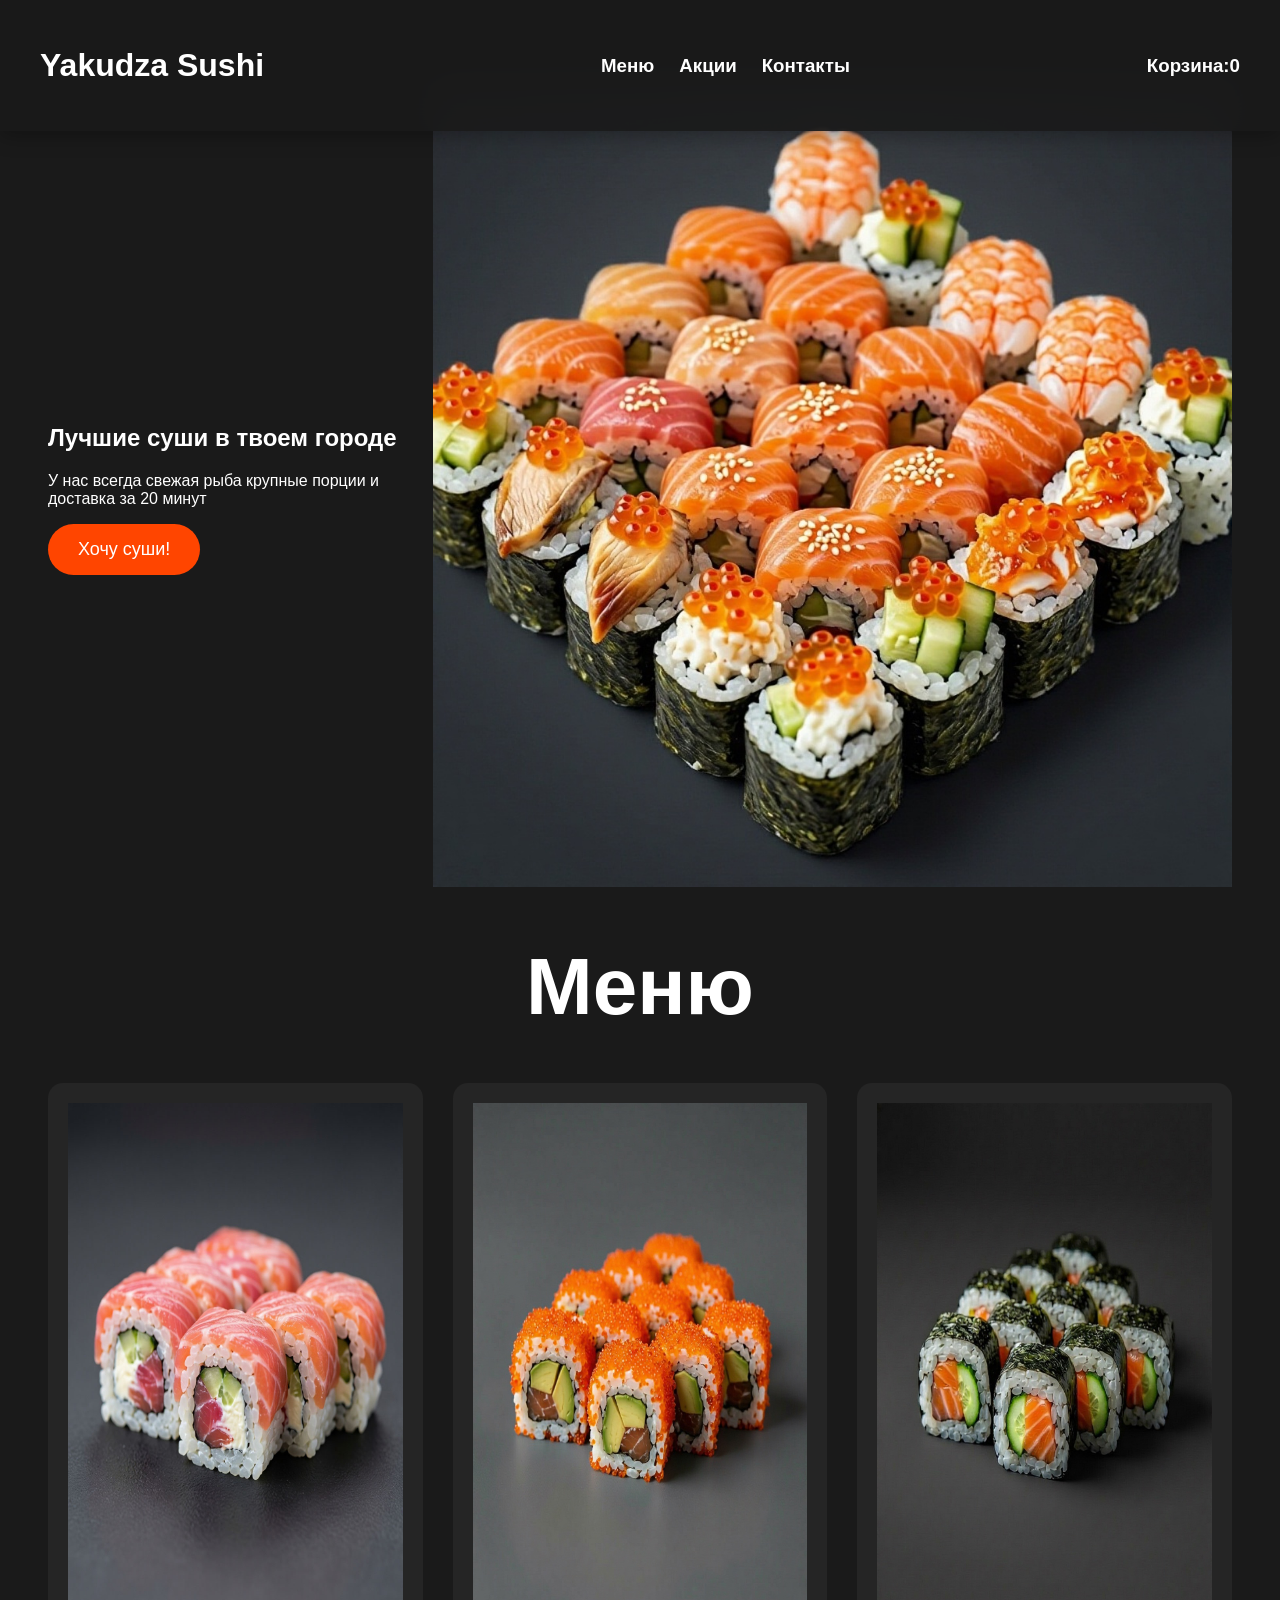
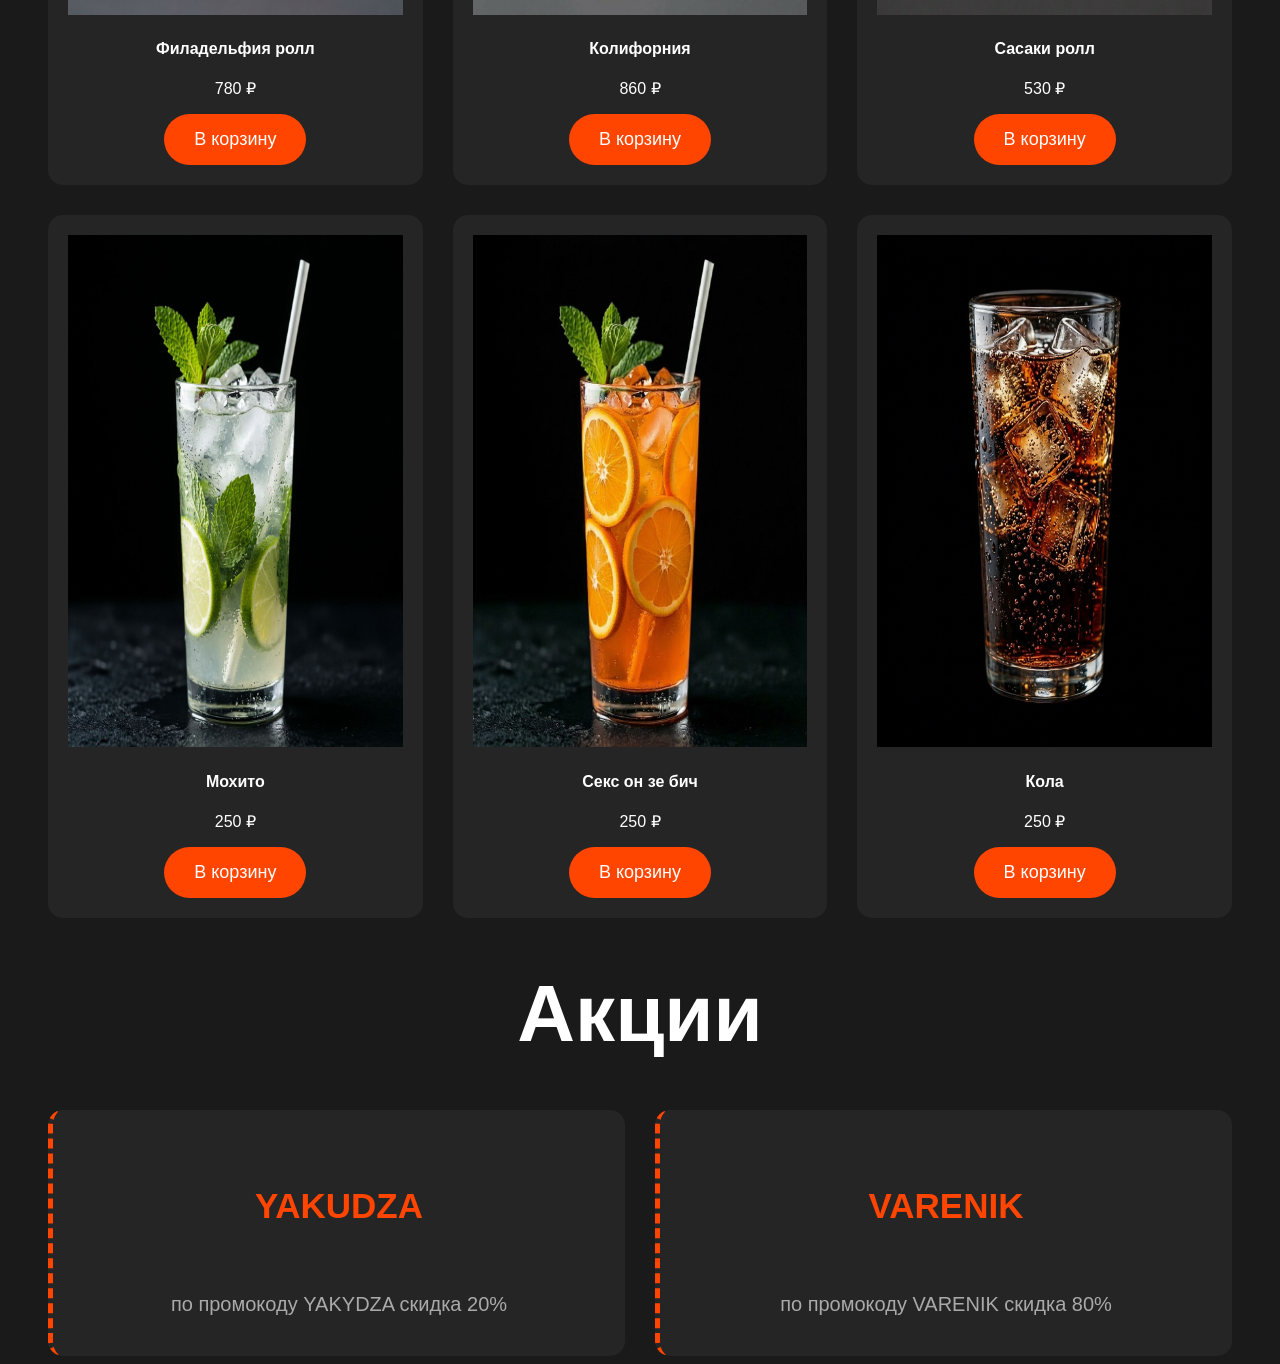
<file: index.html>
<!DOCTYPE html>
<html lang="ru">
<head>
    <meta charset="UTF-8">
    <title>Yakudza</title>
    <link rel="stylesheet" href="style.css">
</head>
<body>
    <header>
        <h1><a href="#">Yakudza Sushi</a></h1>
        <nav>
            <ul>
                <li><h3><a href="#menu-section">Меню</a></h3></li>
                <li><h3><a href="#sell-text">Акции</a></h3></li>
                <li><h3><a href="#">Контакты</a></h3></li>
            </ul>
        </nav>
        <div id="open-cart-btn" style="cursor: pointer;"><h3>Корзина:<span id="cart-count">0</span></h3></div>
    </header>
    <main>
        <section class="hero">
            <div>
                <h2>Лучшие суши в твоем городе</h2>
                <p>У нас всегда свежая рыба крупные порции и доставка за 20 минут</p>
                <a href="#menu-section"><button>Хочу суши!</button></a>
            </div>
            <div><img src="foto/sushi.jpg" alt="премиум суши" class="hero-image"></div>
        </section>
        <section class="menu" id="menu-section">
            <h3>Меню</h3>
            <div class="menu-grid">
                <div class="product-card">
                    <img src="foto/fila.png">
                    <h4>Филадельфия ролл</h4>
                    <p class="price">780 ₽</p>
                    <button class="add-to-cart-btn">В корзину</button>
                </div>
                <div class="product-card">
                    <img src="foto/kolif.png">
                    <h4>Колифорния</h4>
                    <p class="price">860 ₽</p>
                    <button class="add-to-cart-btn">В корзину</button>
                </div>
                <div class="product-card">
                    <img src="foto/sasaki.png">
                    <h4>Сасаки ролл</h4>
                    <p class="price">530 ₽</p>
                    <button class="add-to-cart-btn">В корзину</button>
                </div>
                <div class="product-card">
                    <img src="foto/moxito.png">
                    <h4>Мохито</h4>
                    <p class="price">250 ₽</p>
                    <button class="add-to-cart-btn">В корзину</button>
                </div>
                <div class="product-card">
                    <img src="foto/orange.png">
                    <h4>Секс он зе бич</h4>
                    <p class="price">250 ₽</p>
                    <button class="add-to-cart-btn">В корзину</button>
                </div>
                <div class="product-card">
                    <img src="foto/cola.png">
                    <h4>Кола</h4>
                    <p class="price">250 ₽</p>
                    <button class="add-to-cart-btn">В корзину</button>
                </div>
            </div>
        </section>
        <section class="sell" >
            <h4 id="sell-text">Акции</h4>
            <div class="promo-grid">
                <div class="promo-card"><h4>YAKUDZA</h4><p>по промокоду YAKYDZA скидка 20%</p></div>
                <div class="promo-card"><h4>VARENIK</h4><p>по промокоду VARENIK скидка 80%</p></div>
            </div>
        </section>

    </main>    
    <div class="modal-overlay" id="cart-modal">
        <div class="modal-window">
            <button class="close-btn"id="close-modal-btn">&times;</button>
            <h3>Ваша корзина</h3>
            <div id="modal-step-1">

                <div class="cart-items" id="cart-items-container">Ваша корзина пуста</div>

                <div class="total-box">
                    <div class="itogo"><span>Итого:</span></div>
                    <div class="itogo2"><span><span id="total-price">0</span>₽</span></div>
                </div>
                <button id="go-to-checkout-btn" class="checkout-btn">Оформить</button>
            </div>
            <div id="modal-step-2" style="display: none;">
                
                <div style="margin: 15px 0;text-align: left;">
                    <label style="display:block; margin-bottom: 5px; font-size: 14px; color: #aaa;">Адрес доставки:</label>
                    <input type="text" id="suggest-address" placeholder="Введите адрес или выберите на карте" style="width: 100%; padding: 10px; border-radius: 8px; border: 1px solid #444; background: #333; color: white; box-sizing: border-box; font-size: 14px;">
                </div>

                <div id="map" style="width: 100%; height: 400px; border-radius: 10px; margin-bottom: 15px; background: #333;"></div>
                
                <button class="checkout-btn" id="final-order-btn">Подтвердить заказ</button>
                <button class="close-btn" id="back-to-step-1" style="position: static; font-size: 14px; color: #aaa; margin-top: 10px; background: none; border: none; cursor: pointer; width: 100%;">« Вернуться к списку</button>
            </div>
            <div id="modal-step-3" style="display: none;">

                <p id="addres-text">Адрес доставки : <span id="summary-address" style="font-weight: bold;"></span></p>
                <input class=checkout-email type="email" placeholder="Ведите почту">

                <h3>Способ оплаты</h3>
                <div class="payment-grid">
                    <button type="button" class="payment-btn" data-method="sber">Сбер</button>
                    <button type="button" class="payment-btn" data-method="tbank">Т-банк</button>
                    <button type="button" class="payment-btn" data-method="sbp">СБП</button>
                </div>

                <div class="promo-container">
                    <input type="text" id="promo-input" placeholder="Промокод">
                    <button id="apply-promo-btn">✔</button>
                    <p id="promo-message" style="display: none;"></p>
                </div>

                <div class="total-box">
                    <div><span>К оплате</span></div>
                    <div><span><span id="final-price">0</span>₽</span></div>
                </div>

                <button class="checkout-btn" id="place-order-btn">Заказать</button>
                <button class="back-btn" id="back-to-step-2" style="position: static; font-size: 14px; color: #aaa; margin-top: 10px; background: none; border: none; cursor: pointer; width: 100%;">« Назад</button>

            </div>
        </div>   
    </div>
    <script src="https://api-maps.yandex.ru/2.1/?apikey=2f7c4bf6-f4e6-40ec-909d-12139279974e&lang=ru_RU&load=package.full"></script>
    <script src="script.js"></script>
</body>
</html>
</file>
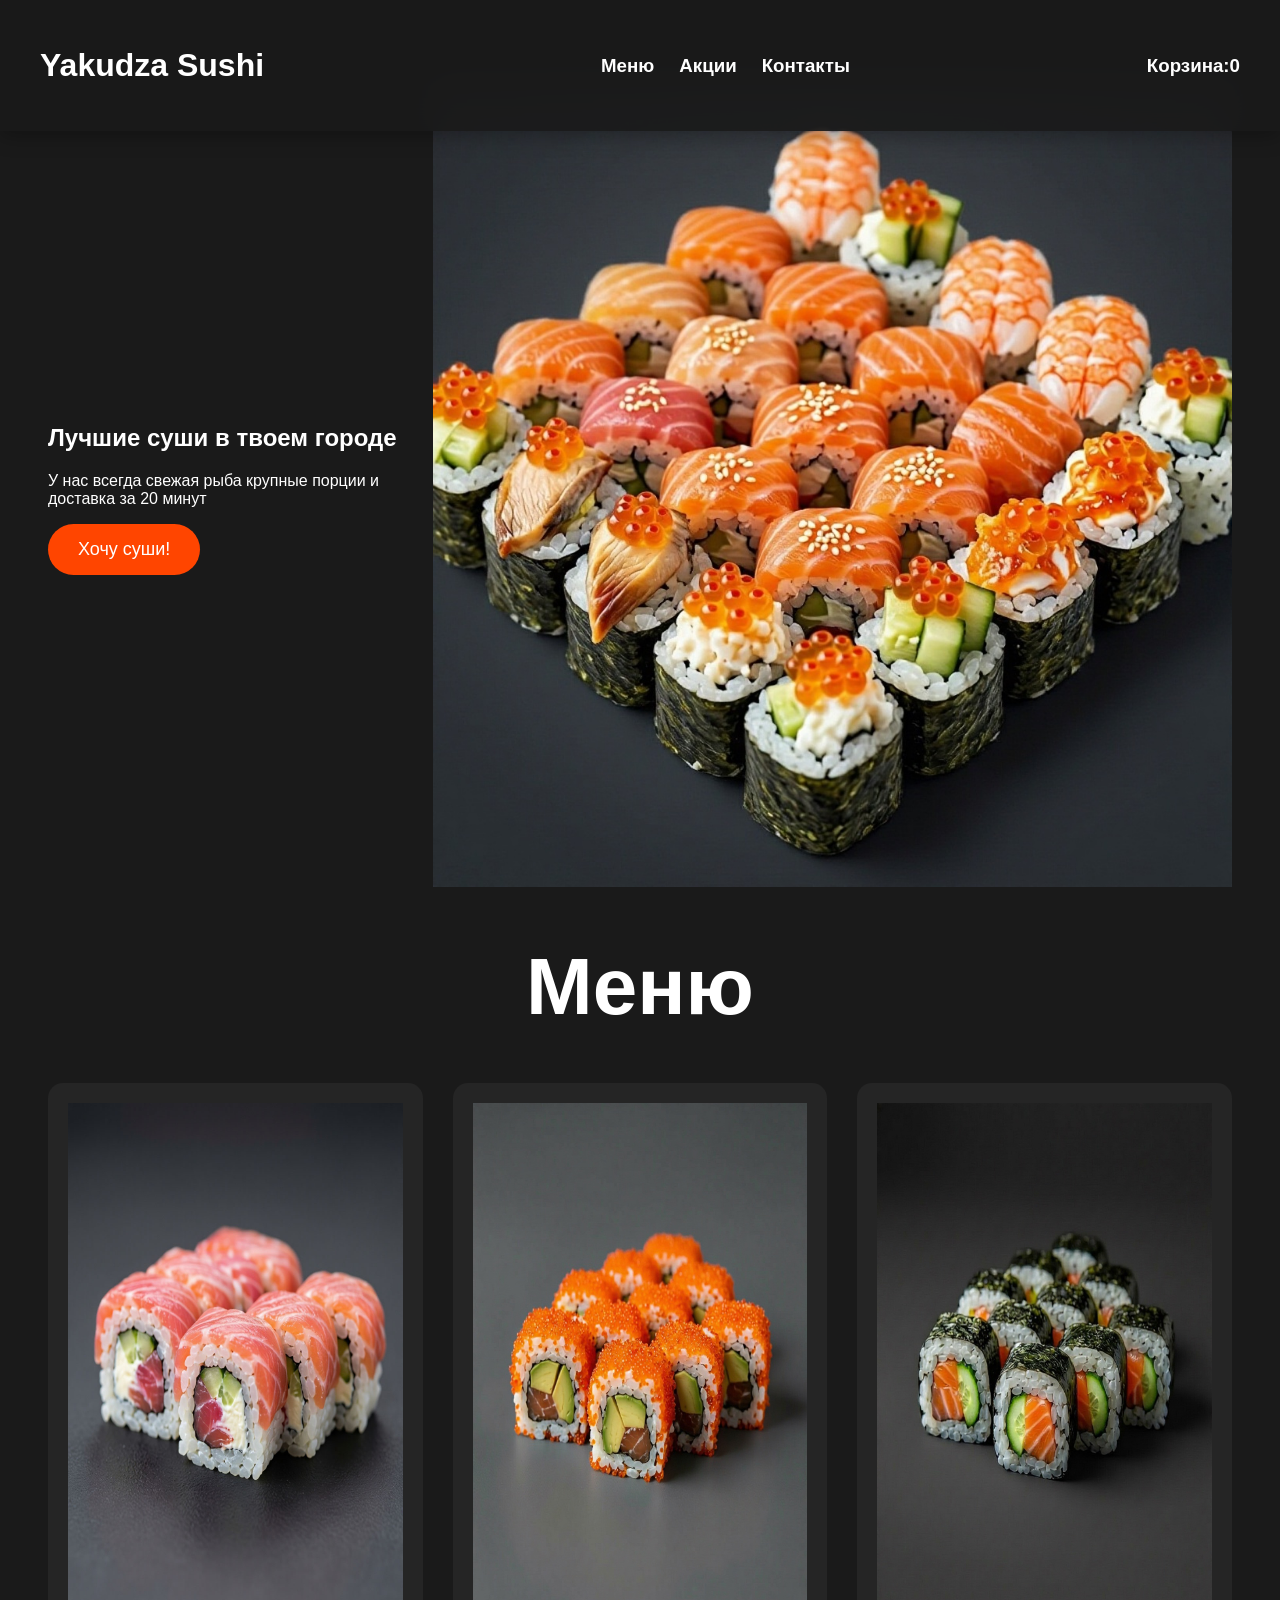
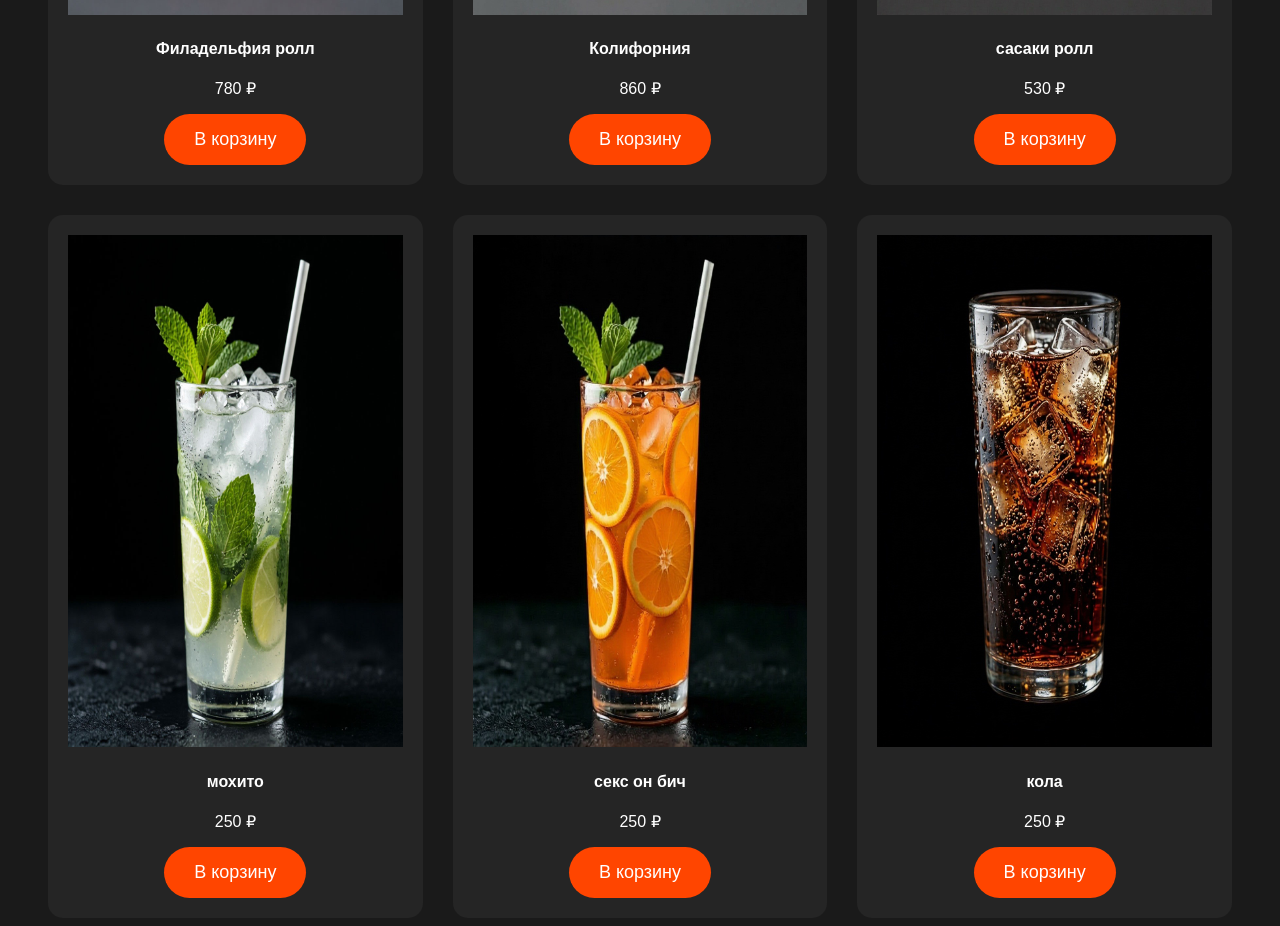
<file: sushi_site/index.html>
<!DOCTYPE html>
<html lang="ru">
<head>
    <meta charset="UTF-8">
    <title>Yakudza</title>
    <link rel="stylesheet" href="style.css">
</head>
<body>
    <header>
        <h1><a href="#">Yakudza Sushi</a></h1>
        <nav>
            <ul>
                <li><h3><a href="#menu-section">Меню</a></h3></li>
                <li><h3><a href="#">Акции</a></h3></li>
                <li><h3><a href="#">Контакты</a></h3></li>
            </ul>
        </nav>
        <div id="open-cart-btn" style="cursor: pointer;"><h3>Корзина:<span id="cart-count">0</span></h3></div>
    </header>
    <main>
        <section class="hero">
            <div>
                <h2>Лучшие суши в твоем городе</h2>
                <p>У нас всегда свежая рыба крупные порции и доставка за 20 минут</p>
                <a href="#menu-section"><button>Хочу суши!</button></a>
            </div>
            <div><img src="foto/sushi.jpg" alt="премиум суши" class="hero-image"></div>
        </section>
        <section class="menu" id="menu-section">
            <h3>Меню</h3>
            <div class="menu-grid">
                <div class="product-card">
                    <img src="foto/fila.png">
                    <h4>Филадельфия ролл</h4>
                    <p class="price">780 ₽</p>
                    <button class="add-to-cart-btn">В корзину</button>
                </div>
                <div class="product-card">
                    <img src="foto/kolif.png">
                    <h4>Колифорния</h4>
                    <p class="price">860 ₽</p>
                    <button class="add-to-cart-btn">В корзину</button>
                </div>
                <div class="product-card">
                    <img src="foto/sasaki.png">
                    <h4>сасаки ролл</h4>
                    <p class="price">530 ₽</p>
                    <button class="add-to-cart-btn">В корзину</button>
                </div>
                <div class="product-card">
                    <img src="foto/moxito.png">
                    <h4>мохито</h4>
                    <p class="price">250 ₽</p>
                    <button class="add-to-cart-btn">В корзину</button>
                </div>
                <div class="product-card">
                    <img src="foto/orange.png">
                    <h4>секс он бич</h4>
                    <p class="price">250 ₽</p>
                    <button class="add-to-cart-btn">В корзину</button>
                </div>
                <div class="product-card">
                    <img src="foto/cola.png">
                    <h4>кола</h4>
                    <p class="price">250 ₽</p>
                    <button class="add-to-cart-btn">В корзину</button>
                </div>
            </div>
        </section>
    </main>
    <div class="modal-overlay" id="cart-modal">
        <div class="modal-window">
            <button class="close-btn"id="close-modal-btn">&times</button>
            <h3>Ваша корзина</h3>
            <div class="cart-items" id="cart-items-container">Ваша корзина пуста</div>

            <div style="display:flex; justify-content: space-between;margin: 20px 0; font-size: 18px; font-weight: bold; border-top: 1px solid #333; padding-top: 15px;">
                <span>Итого:</span>
                <span><span id="total-price">0</span>₽</span>
            </div>
            <button class="checkout-btn">Оформить</button>
         </div>   
    </div>
    <script src="script.js"></script>
</body>
</html>
</file>
<file: style.css>
html{
    scroll-behavior: smooth;
    scroll-padding-top: 90px;
}
body {
    padding-top: 80px;
    font-family: sans-serif;
    background-color: #1a1a1a;
    color: #ffffff;
    }
header {
    position: fixed;
    top: 0;
    left: 0;
    width: 100%;
    box-sizing: border-box;
    z-index: 1000;
    background-color: rgba(26, 26, 26, 0.9);
    backdrop-filter: blur(19px);
    box-shadow: 0 4px 20px rgba(0,0,0,0.3);
    padding: 20px 40px;
    display: flex;
    justify-content: space-between;
    align-items:center;
}
ul {
    list-style: none;
    display: flex;
    gap: 25px;
}
a {
    transition: 0.4s;
    text-decoration: none;
    color: #ffffff
    
}
a:hover{ color: #ff4500;
transition: 0.4s;
}
.hero {
    display: flex;
    align-items: center;
    justify-content: space-between;
    min-height: 80vh;
    padding: 0 40px;
}
button {
    transition: 0.4s;
    border: none;
    background-color: #ff4500;
    padding: 15px 30px;
    font-size: 18px;
    border-radius: 30px;
    cursor: pointer;
    color: #ffffff
}
button:hover{
    background-color: #ff6128;
    transition: 0.4s;
}
@keyframes floating{
    0% {transform: translateY(0px);}
    50%{transform: translateY(-10px);}
    100% {transform: translateY(0px);}
}
.hero-image {
    max-width: 100%;
    height: auto;
    animation: floating 3s ease-in-out infinite;
}
.menu h3 {
    font-size: 80px;
    text-align: center;
    margin: 50px 0;
}
.menu-grid {
    display: grid;
    grid-template-columns: repeat(3, 1fr);
    gap: 30px;
    padding: 0 40px;
}
.product-card {
    background-color:#252525;
    border-radius: 15px;
    padding: 20px;
    text-align: center;
    transform: 0.3s;
}
.product-card img {
    max-width:100%;
    height:512px;
}
.product-card:hover {
    transition: translateY(-10px);
    background-color:#333333 ;
}
@keyframes bounceEffect{
    0% {transform: scale(1);}
    30% {transform: scale(1.3);}
    50%{transform: scale(0.9);}
    100%{transform: scale(1);}
}
.bounce {
    display: inline-block;
    animation: bounceEffect 0.4s ease-in-out;
}
.modal-overlay{
    position: fixed;
    top:0;
    left:0;
    width:100%;
    height: 100%;
    background-color:rgba(0,0,0,0.75);
    backdrop-filter:blur(8px);
    z-index: 2000;

    display:flex;
    justify-content:center;
    align-items:center;

    opacity:0;
    pointer-events: none;
    transition: 0.4s ease-in-out;
}
.modal-overlay.active{
    opacity:1;
    pointer-events: all;
}
.modal-window{
    background-color: #252525;
    border: 1px solid #333333;
    padding: 40px;
    border-radius: 20px; 
    width: 90%;
    max-width: 500px;
    position: relative; 
    box-shadow: 0 10px 30px rgba(0, 0, 0, 0.5); 
    text-align: center;
    max-height: 90vh;
    overflow-y:auto ;
}
.close-btn {
    position: absolute; 
    top: 15px;
    right: 20px;
    background: none;
    border: none;
    color: #888888;
    font-size: 32px;
    cursor: pointer;
    transition: 0.3s;
}
.checkout-btn {
    background-color: #ff4500;
    color: white;
    border: none;
    padding: 12px 25px;
    font-size: 16px;
    border-radius: 25px;
    cursor: pointer;
    margin-top: 20px;
    width: 100%;
    transition: 0.3s;
}
.checkout-btn:hover {
    background-color: #ff6128;
}
.quantity-btn{
    width:28px !important ;
    height: 28px !important;
    min-width: 28px !important; 
    border-radius: 50% !important;
    display: flex !important;
    align-items: center !important;
    justify-content: center !important;
    font-size: 16px !important;
    font-weight: bold !important;
    padding: 0 !important;
}
.total-box{
     display: flex;
    justify-content: space-between;
    margin: 20px 0;
    font-size: 25px;
    font-weight: bold;
    border-top: 1px solid #333;
    padding-top: 15px;
}
.cart-items img{
        width: 200px!important;
        height: 200px!important;
        object-fit: cover!important;
        border-radius: 10px!important;
}
.cart-items{
    max-height:450px;
    overflow: auto;
    padding-right: 5px;
}
.cart-items::-webkit-scrollbar{
    width: 6px;
}
.cart-items::-webkit-scrollbar-thumb{
    background-color: #333;
    border-radius:10px ;
}
.checkout-email{
    width: 100%;
    padding: 12px 15px;
    background-color: #333333;
    border-radius: 10px;
    border: 1px solid #444;
    transition: 0.4s;
    color: #ffffff;
}
.checkout-email:focus{
    outline: none;
    border-color: #ff4500;
    box-shadow: 0 0 8px rgba(255,69,0,0.3);
    color: aliceblue;
}
.payment-grid{
    display: grid;
    grid-template-columns: repeat(3, 1fr);
    gap: 12px;
    margin: 20px 0;
}
.payment-btn{
    background-color: #333333;
    border-radius: 12px;
    cursor: pointer;
    transition: 0.3s ease;
    width: 90%;
    padding: 5px;
    font-size: 14px;
    border-radius:8px ;
    height: 150px;

}
.payment-btn:hover{
    background-color: #727272;
}
.payment-btn.active{
    border: 3px solid #ec5a05;
}
.promo-container{
    display: flex;
    flex-direction: row;
    align-items: center;
    gap: 10px;
    width: 100%;
    margin: 20px 0;
}
#promo-input{
    display: flex;
    gap: 10px;
    width: 80%;
    padding: 12px 15px;
    background-color: #333333;
    border-radius: 10px;
    border: 1px solid #444;
    transition: 0.4s;
    color: #ffffff;
}
#promo-input:focus{
    outline: none;
    border-color: #ff4500;
    box-shadow: 0 0 8px rgba(255,69,0,0.3);
}
#apply-promo-btn{
    padding: 0 20px;
    height: 45px;
    border-radius: 10px;
    background-color: #ff4500;
    color: white;
    font-weight: bold;
    font-size: 14px;
    cursor: pointer;
    transition: 0.3s;
}
#apply-promo-btn:hover{
    background-color: #ff6128;
}
.modal-window h3{
    font-size:  32px;
    margin-bottom: 45px;
}
#place-order-btn{
    height: 55px;
}
.promo-grid{
    display: grid;
    grid-template-columns: repeat(2,1fr);
    gap: 30px;
    padding: 0 40px;
}
.promo-card{
    background-color: #252525;
    border-radius:15px ;
    padding: 20px 20px;
    text-align: center;
     border-left: 5px dashed #ff4500;
}
.promo-card h4{
    color: #ff4500;
    display: inline-block;
    padding: 10px;
    font-size: 35px;
}
.promo-card p{
    font-size: 20px;
    color: #aaaaaa;
    margin-top: 10px;
}
#sell-text{
    font-size: 80px;
    text-align: center;
    margin: 50px 0;
}

@media(max-width: 1000px){
    body{
        padding-top: 70px ;
    }
    header{
        padding: 15px 20px;
    }
    header h1{
        font-size:40px;
    }
    header h3{
        font-size: 30px;
        padding-right: 10px;
    }
    ul{
        gap: 15px;
    }

    .hero{
        flex-direction: column-reverse;
        text-align:center;
        justify-content: center;
        gap: 30px;
        min-height:auto;
        padding: 40px 20px;
    }
    .hero h2{
        font-size: 35px;
    }
    .hero p{
        font-size: 25px;
        padding-bottom: 10px;
    }
    .hero button{
        font-size: 20px;
        height: 75px;
        width: 300px;
    }
    .menu h3{
        font-size: 60px;
        margin:  30px 0;
        padding: 50px;
    }
    .menu-grid{
        padding: 0 10px;
        gap: 20px;
        grid-template-columns: repeat(2,1fr);
    }
    .product-card img{
        max-height:400px;
        width: 100%;
        object-fit: contain;
        border-radius: 10%;
    } 
    .product-card h4{
        font-size: 24px;
        margin:10px 0 5px 0;
    }
    .price{
        font-size: 22px;
        font-weight: bold;
        margin: 5px 0 15px 0;
    }
    .add-to-cart-btn{
        width: 80%;
        padding: 20px;
    }
    .modal-window{
        width: 80%;
        max-width: none;      
        padding: 25px;        
        max-height: 90vh;
        overflow-y: auto;
        box-sizing: border-box;
        border-radius: 15px;
    }
    .modal-window h3{
        font-size: 45px;
    }
    .cart-items{
        font-size: 30px;
    }
    .itogo{
        font-size:40px;
    }
    .itogo2{
        font-size: 40px;
    }
    .checkout-btn{
        font-size: 35px;
        padding:  30px 20px;
        border-radius:  40px;
    }
    .cart-items img{
        width: 200px!important;
        height: 200px!important;
        object-fit: cover!important;
        border-radius: 10px!important;
    }
    .cart-items h4{
        font-size:30px!important;
        font-weight: 600!important;
        margin: 10px;
    }
    .cart-items p{
        font-size: 30px;
    }
    .cart-items .quantity-btn{
        width: 45px!important;
        height: 45px!important;
        font-size: 30px!important;
        border-radius:50%!important;
        padding-inline: 10px;
    }
    .cart-items span{
        font-size: 30px!important;
        font-weight: bold!important;
        min-width: 24px!important;
        text-align: center!important;
    }
    .cart-items{
        padding:  15px 20px;
        margin-bottom: 12px;
        border-radius: 14px;
        max-height: 50vh;
    }
    #suggest-address{
        font-size: 25px!important;
        padding: 20px!important;
        border-radius: 12px!important;
        height: auto!important;
    }
    #modal-step-2 label{
        font-size: 27px!important;
        margin-bottom:12px !important;
        display: block!important;
    }
    #suggest-address{
        height: 65px!important;
        padding: 20px;
    }
    #map{
        width: 100%!important;
        height: 500px!important;
        border-radius:14px !important;
        margin-bottom:25px !important;
    }
    #final-order-btn{
        font-size: 30px!important;
        padding: 16px 0!important;
        border-radius:14px !important;
        margin-top: 10px!important;
        height: 70px;
    }
    #back-to-step-1{
        font-size: 20px!important;
        padding: 15px 0!important;
        margin-top: 15px!important;
    }
    .payment-btn{
        height: 200px;
        padding: 5px;
        font-size: 30px;
    }
    #promo-input{
        width: 100%;
        height: 40px;
        font-size:30px ;
    }
    #apply-promo-btn{
        width: 10%;
        height: 60px;
    }
    .checkout-email{
        margin-top: 15px;
        font-size: 30px;
        height: 40px;
        width: 95%;
    }
    .total-box{
        margin-top: 30px;
        font-size: 35px;
    }
    #summary-address{
        font-size: 25px;
    }
    #addres-text{
        font-size: 30px;
    }
    #place-order-btn{
        height: 90px;
        font-size: 35px;
    }
    #back-to-step-2{
        font-size: 23px!important;
    }
    .promo-grid{
    display: grid;
    grid-template-columns: repeat(1,1fr);
    gap: 20px;
    padding: 0 40px;
    }
    .promo-card p{
        font-size: 19px;
    }
    .promo-card h4{
        font-size: 60px;
        padding: 10px;
    }
}
</file>
<file: sushi_site/style.css>
html{
    scroll-behavior: smooth;
    scroll-padding-top: 90px;
}
body {
    padding-top: 80px;
    font-family: sans-serif;
    background-color: #1a1a1a;
    color: #ffffff;
    }
header {
    position: fixed;
    top: 0;
    left: 0;
    width: 100%;
    box-sizing: border-box;
    z-index: 1000;
    background-color: rgba(26, 26, 26, 0.9);
    backdrop-filter: blur(19px);
    box-shadow: 0 4px 20px rgba(0,0,0,0.3);
    padding: 20px 40px;
    display: flex;
    justify-content: space-between;
    align-items:center;
}
ul {
    list-style: none;
    display: flex;
    gap: 25px;
}
a {
    transition: 0.4s;
    text-decoration: none;
    color: #ffffff
    
}
a:hover{ color: #ff4500;
transition: 0.4s;
}
.hero {
    display: flex;
    align-items: center;
    justify-content: space-between;
    min-height: 80vh;
    padding: 0 40px;
}
button {
    transition: 0.4s;
    border: none;
    background-color: #ff4500;
    padding: 15px 30px;
    font-size: 18px;
    border-radius: 30px;
    cursor: pointer;
    color: #ffffff
}
button:hover{
    background-color: #ff6128;
    transition: 0.4s;
}
@keyframes floating{
    0% {transform: translateY(0px);}
    50%{transform: translateY(-10px);}
    100% {transform: translateY(0px);}
}
.hero-image {
    max-width: 100%;
    height: auto;
    animation: floating 3s ease-in-out infinite;
}
.menu h3 {
    font-size: 80px;
    text-align: center;
    margin: 50px 0;
}
.menu-grid {
    display: grid;
    grid-template-columns: repeat(3, 1fr);
    gap: 30px;
    padding: 0 40px;
}
.product-card {
    background-color:#252525;
    border-radius: 15px;
    padding: 20px;
    text-align: center;
    transform: 0.3s;
}
.product-card img {
    max-width:100%;
    height:512px;
}
.product-card:hover {
    transition: translateY(-10px);
    background-color:#333333 ;
}
@keyframes bounceEffect{
    0% {transform: scale(1);}
    30% {transform: scale(1.3);}
    50%{transform: scale(0.9);}
    100%{transform: scale(1);}
}
.bounce {
    display: inline-block;
    animation: bounceEffect 0.4s ease-in-out;
}
.modal-overlay{
    position: fixed;
    top:0;
    left:0;
    width:100%;
    height: 100%;
    background-color:rgba(0,0,0,0.75);
    backdrop-filter:blur(8px);
    z-index: 2000;

    display:flex;
    justify-content:center;
    align-items:center;

    opacity:0;
    pointer-events: none;
    transition: 0.4s ease-in-out;
}
.modal-overlay.active{
    opacity:1;
    pointer-events: all;
}
.modal-window{
    background-color: #252525;
    border: 1px solid #333333;
    padding: 40px;
    border-radius: 20px; 
    width: 90%;
    max-width: 500px;
    position: relative; 
    box-shadow: 0 10px 30px rgba(0, 0, 0, 0.5); 
    text-align: center;
}
.close-btn {
    position: absolute; 
    top: 15px;
    right: 20px;
    background: none;
    border: none;
    color: #888888;
    font-size: 32px;
    cursor: pointer;
    transition: 0.3s;
}
.checkout-btn {
    background-color: #ff4500;
    color: white;
    border: none;
    padding: 12px 25px;
    font-size: 16px;
    border-radius: 25px;
    cursor: pointer;
    margin-top: 20px;
    width: 100%;
    transition: 0.3s;
}
.checkout-btn:hover {
    background-color: #ff6128;
}
.quantity-btn{
    width:28px !important ;
    height: 28px !important;
    min-width: 28px !important; /* Защита от сжатия */
    border-radius: 50% !important;
    display: flex !important;
    align-items: center !important;
    justify-content: center !important;
    font-size: 16px !important;
    font-weight: bold !important;
    padding: 0 !important;
}
</file>
